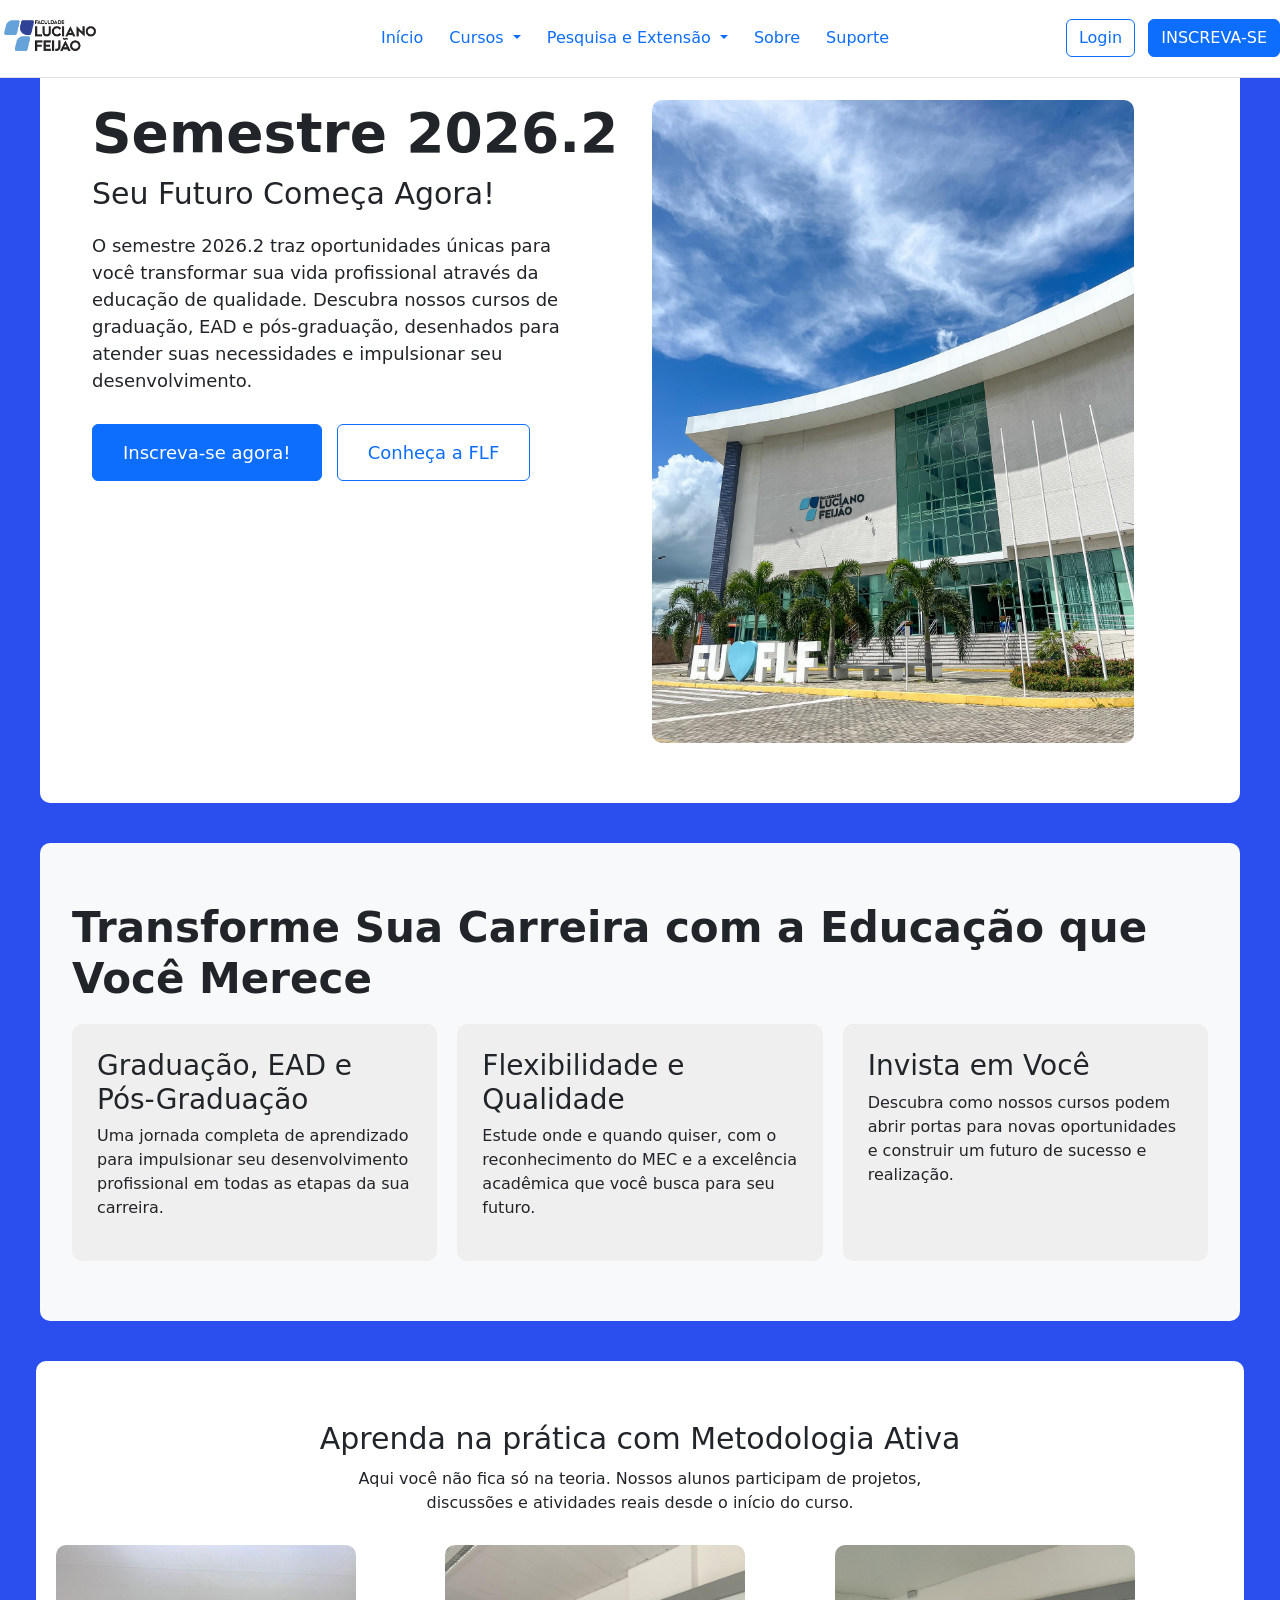
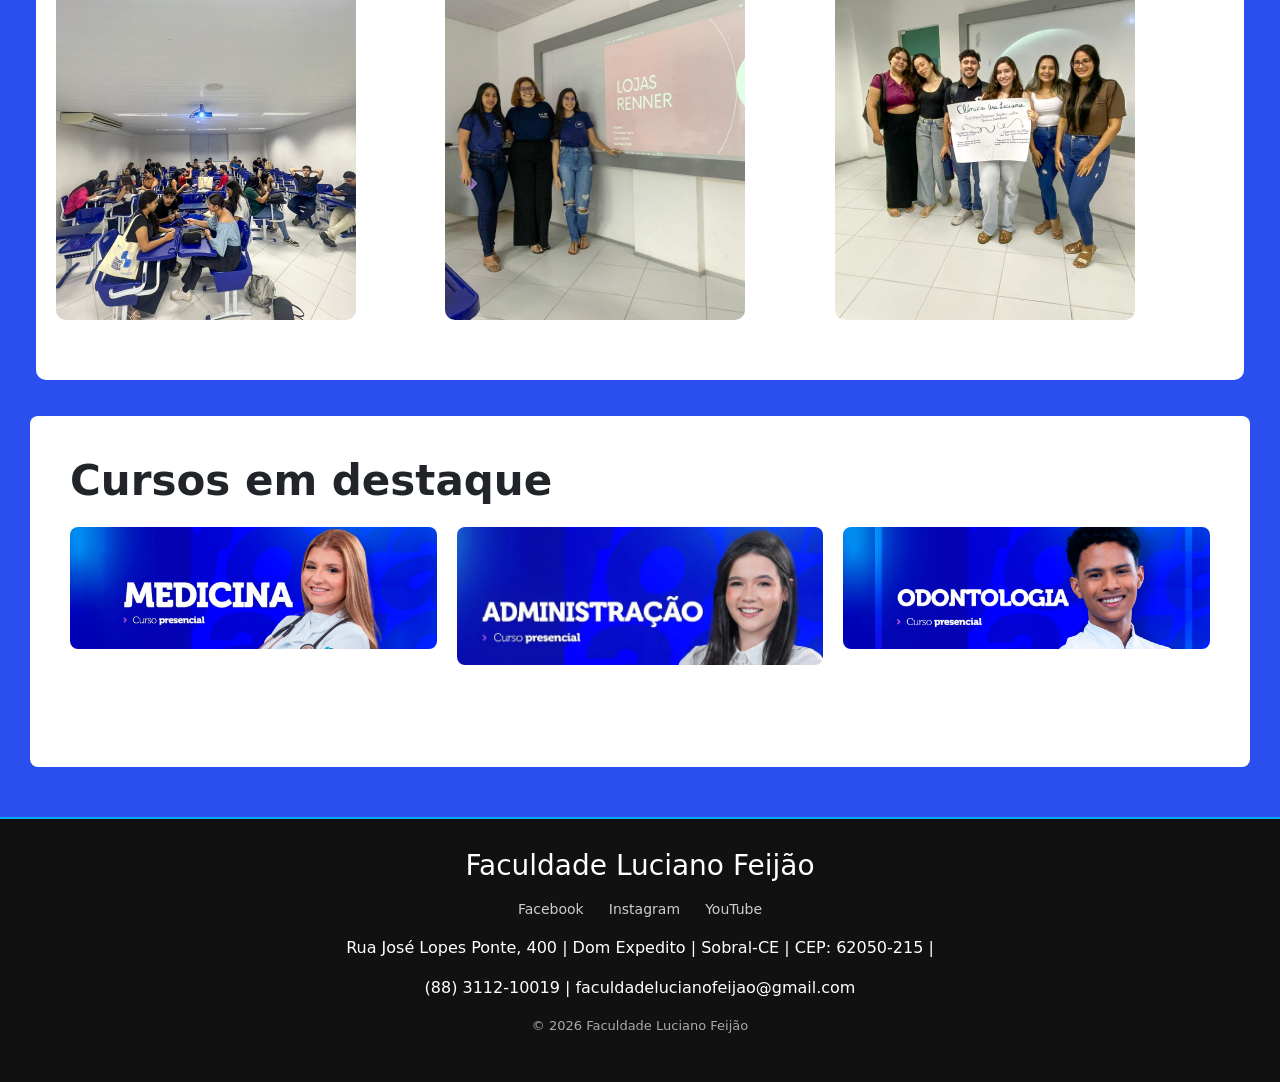
<file: index.html>
<!DOCTYPE html>
<html lang="pt-br">

<head>
    <meta charset="UTF-8">
    <meta name="viewport" content="width=device-width, initial-scale=1.0">
    <link rel="stylesheet" href="https://cdn.jsdelivr.net/npm/bootstrap@5.3.8/dist/css/bootstrap.min.css">

    <link rel="stylesheet" href="style.css">
    <title>Faculdade Luciano Feijão</title>
</head>


<body style="background-color: #2b4fef;">
    <script src="https://cdn.jsdelivr.net/npm/bootstrap@5.3.2/dist/js/bootstrap.bundle.min.js"> </script>
    <header
        class="d-flex flex-wrap align-items-center justify-content-center justify-content-md-between py-3 mb-4 border-bottom fixo"
        style="background-color: #FFFFFF;">
        <div class="col-md-3 mb-2 mb-md-0">
            <a href="/" class="d-inline-flex link-body-emphasis text-decoration-none">
                <img src="FLF/logo_lucifeijao.png" alt="Logo Oficial Faculdade Luciano Feijão" style="width: 100px;">

            </a>
        </div>
        <ul class="nav col-12 col-md-auto mb-2 justify-content-center mb-md-0">
            <li><a href="#" class="nav-link px-2 menu-item">Início</a></li>
            <li class="nav-item dropdown">
                <a href="#cursos" class="nav-link px-2 menu-item dropdown-toggle">
                    Cursos
                </a>

                <ul class="dropdown-menu">


                    <li><a class="dropdown-item" href="#presenciais">Graduação Presencial</a></li>
                    <li><a class="dropdown-item" href="#ead">Graduação Online</a></li>
                    <li><a class="dropdown-item" href="#">Pós Graduação</a></li>
                    <li><a class="dropdown-item" href="#">Diplomas</a></li>
                </ul>
            </li>

            <li class="nav-item dropdown">

                <a href="#" class="nav-link px-2 menu-item dropdown-toggle" data-bs-toggle="dropdown">
                    Pesquisa e Extensão
                </a>

                <ul class="dropdown-menu">
                    <li><a class="dropdown-item" href="#">Apresentação</a></li>
                    <li><a class="dropdown-item" href="#">Política Pesq. & Exten.</a></li>
                    <li><a class="dropdown-item" href="#">Certificados</a></li>
                    <li><a class="dropdown-item" href="#">Comitê Institucional</a></li>
                    <li><a class="dropdown-item" href="#">Editais - Pesquisa</a></li>
                    <li><a class="dropdown-item" href="#">NUPE</a></li>
                    <li><a class="dropdown-item" href="#">Encontros Acadêmicos</a></li>
                    <li><a class="dropdown-item" href="#">SEMIC</a></li>
                    <li><a class="dropdown-item" href="#">Formulários</a></li>
                    <li><a class="dropdown-item" href="#">PROIC</a></li>
                    <li><a class="dropdown-item" href="#">Regulamento e resoluções</a></li>
                    <li><a class="dropdown-item" href="#">Prestação de Serviços</a></li>
                </ul>

            </li>

            <li><a href="#" class="nav-link px-2 menu-item">Sobre</a></li>
            <li><a href="#" class="nav-link px-2  menu-item">Suporte</a></li>
        </ul>
        <div class="col-md-3 text-end">
            <button type="button" class="btn btn-outline-primary me-2">
                Login
            </button>
            <button type="button" class="btn btn-primary"> INSCREVA-SE</button>
        </div>
    </header>

    <main style="background-color: white;">
        <section class="hero" style="background-color: #FFFFFF;">
            <div class="container">
                <div class="row align-items-start">

                    <div class="col-md-6 hero-text">
                        <h1>Semestre 2026.2</h1>
                        <h2>Seu Futuro Começa Agora!</h2>

                        <p>
                             O semestre 2026.2 traz oportunidades
                            únicas para você transformar sua vida profissional através da educação de qualidade.
                            Descubra nossos cursos de graduação, EAD e pós-graduação, desenhados para atender suas
                            necessidades e impulsionar seu desenvolvimento.
                        </p>

                        <div class="hero-buttons">
                            <a href="#" class="btn btn-primary">Inscreva-se agora!</a>
                            <a href="https://www.youtube.com/watch?v=lRSw497AjJ0" class="btn btn-outline-primary">Conheça a FLF</a>
                        </div>
                    </div>

                    <div class="col-md-6 hero-img">
                        <img src="FLF/Nova pasta/fachadaluci.jpg" alt="Colação de grau" class="img-fluid">
                    </div>

                </div>
            </div>

    </main>

    <section class="infoCurso">
  <div class="container">
    
    <h1 class="titulo">
      Transforme Sua Carreira com a Educação que Você Merece
    </h1>

    <div class="cards">
      
      <div class="cardM">
        <h3>Graduação, EAD e Pós-Graduação</h3>
        <p>
          Uma jornada completa de aprendizado para impulsionar seu desenvolvimento profissional em todas as etapas da sua carreira.
        </p>
      </div>

      <div class="cardM">
        <h3>Flexibilidade e Qualidade</h3>
        <p>
          Estude onde e quando quiser, com o reconhecimento do MEC e a excelência acadêmica que você busca para seu futuro.
        </p>
      </div>

      <div class="cardM">
        <h3>Invista em Você</h3>
        <p>
          Descubra como nossos cursos podem abrir portas para novas oportunidades e construir um futuro de sucesso e realização.
        </p>
      </div>

    </div>
  </div>
</section>
<section class="metodologia">
  <h2>Aprenda na prática com Metodologia Ativa</h2>
  <p>
    Aqui você não fica só na teoria. Nossos alunos participam de projetos,
    discussões e atividades reais desde o início do curso.
  </p>

  <div class="galeria">
    <img src="FLF/Nova pasta/meto_ativa1.jpg" alt="Metodologia Ativa FLF">
    <img src="FLF/Nova pasta/meto_ativa2.jpg" alt="Metodologia Ativa FLF">
    <img src="FLF/Nova pasta/meto_ativa3.jpg" alt="Metodologia Ativa FLF">
    
  </div>
</section>
  <section class="container-cursos" style="background-color: #FFFFFF; margin: 30px; border-radius: 8px;">
  <h2 class="titulo">Cursos em destaque</h2>
  
  <div class="cards-wrapper">
    <div class="card">
      <div class="card-image">
        <img src="FLF/top-medicina1.jpg" alt="Curso de Medicina Destaque FLR">
      </div>
    </div>

    <div class="card">
      <div class="card-image">
        <img src="FLF/adm_Edição1.jpg" alt=" Curso de ADM Destaque FLF">
      </div>
    </div>

    <div class="card">
      <div class="card-image">
        <img src="FLF/otondo-new-top.jpg" alt="Curso de Odontologia Destaque FLF">
      </div>
    </div>
  </div>
</section>

<footer class="footer">

  <div class="footer-content">

    <h3>Faculdade Luciano Feijão</h3>

    <div class="footer-links">
      <a href="https://www.facebook.com/flfeijao">Facebook</a>
      <a href="https://www.instagram.com/flfeijao/">Instagram</a>
      <a href="https://www.youtube.com/channel/UCwIMJ6LjdGeur_em-2JbQ7w">YouTube</a>
    </div>

    <p>Rua José Lopes Ponte, 400 | Dom Expedito | Sobral-CE | CEP: 62050-215 |</p>
    <p> (88) 3112-10019 | faculdadelucianofeijao@gmail.com</p>

  </div>

  <p class="copy">© 2026 Faculdade Luciano Feijão</p>

</footer>


</body>


</html>
</file>
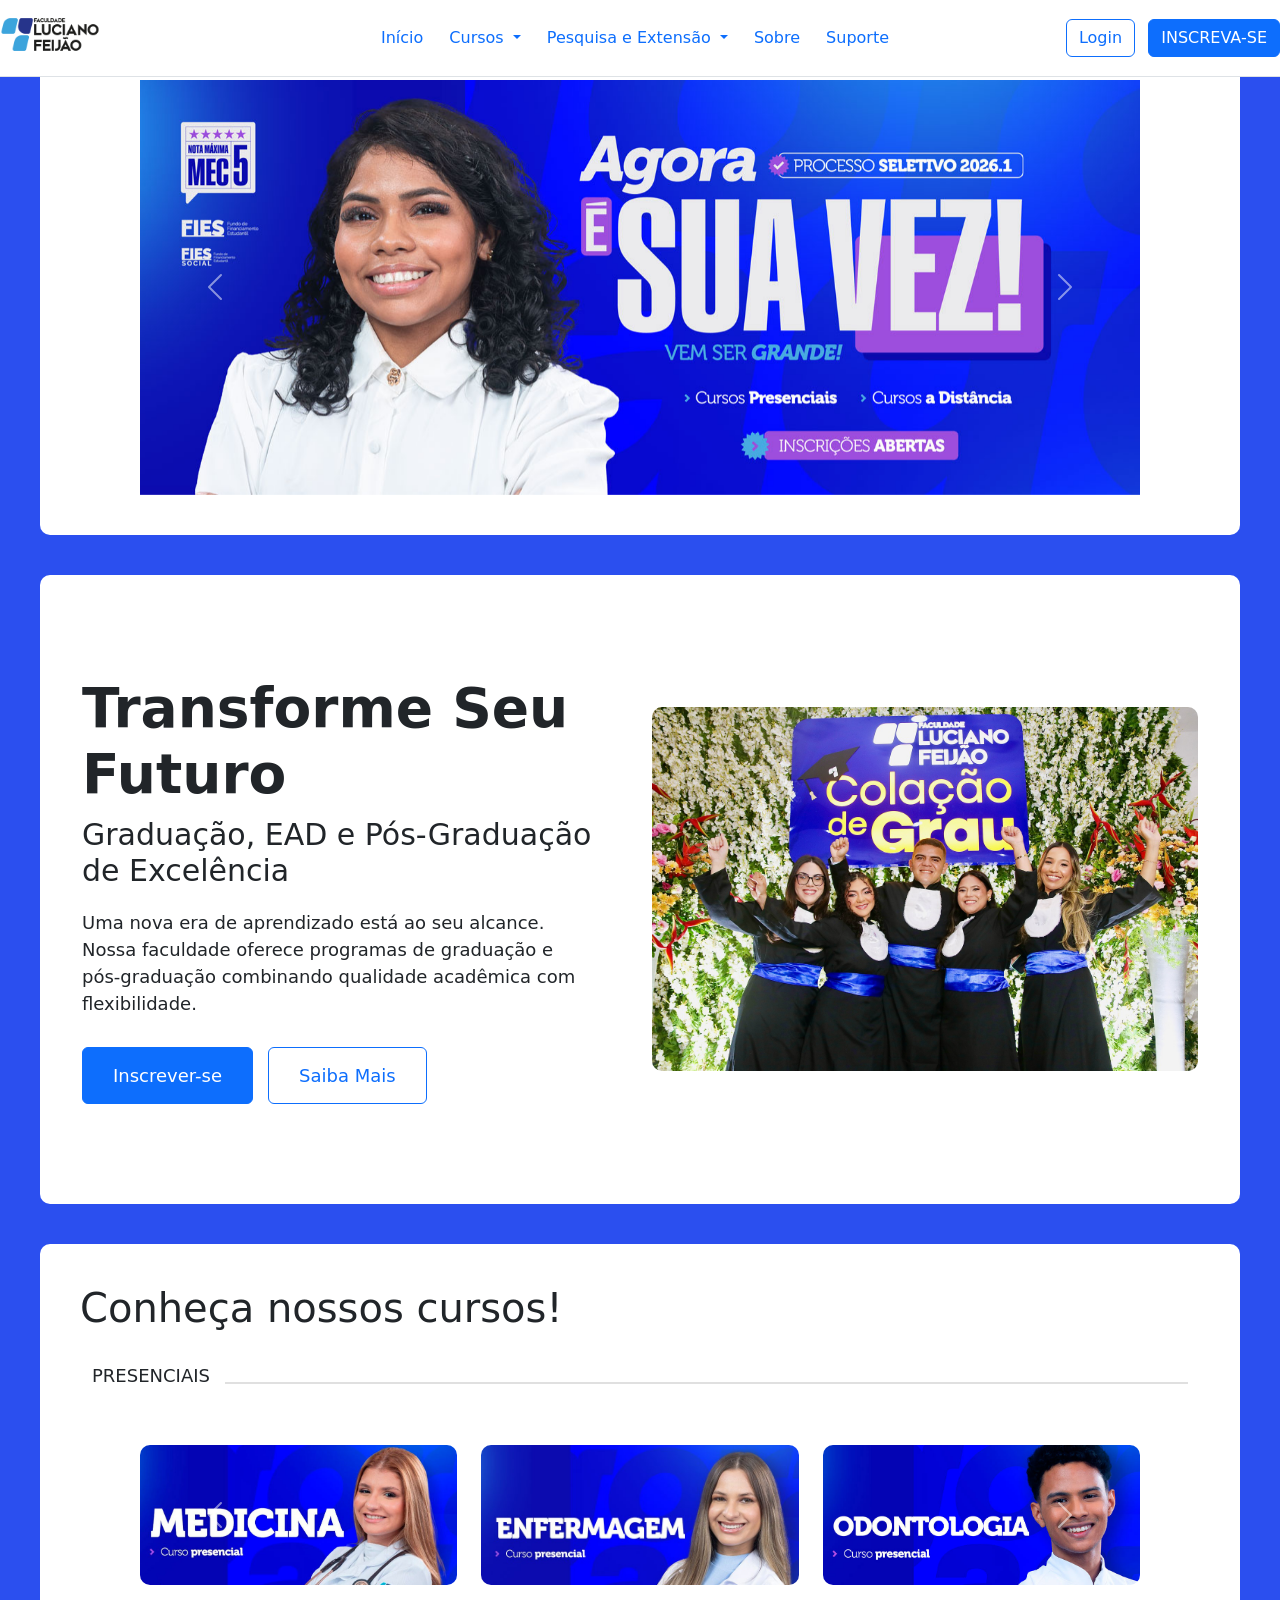
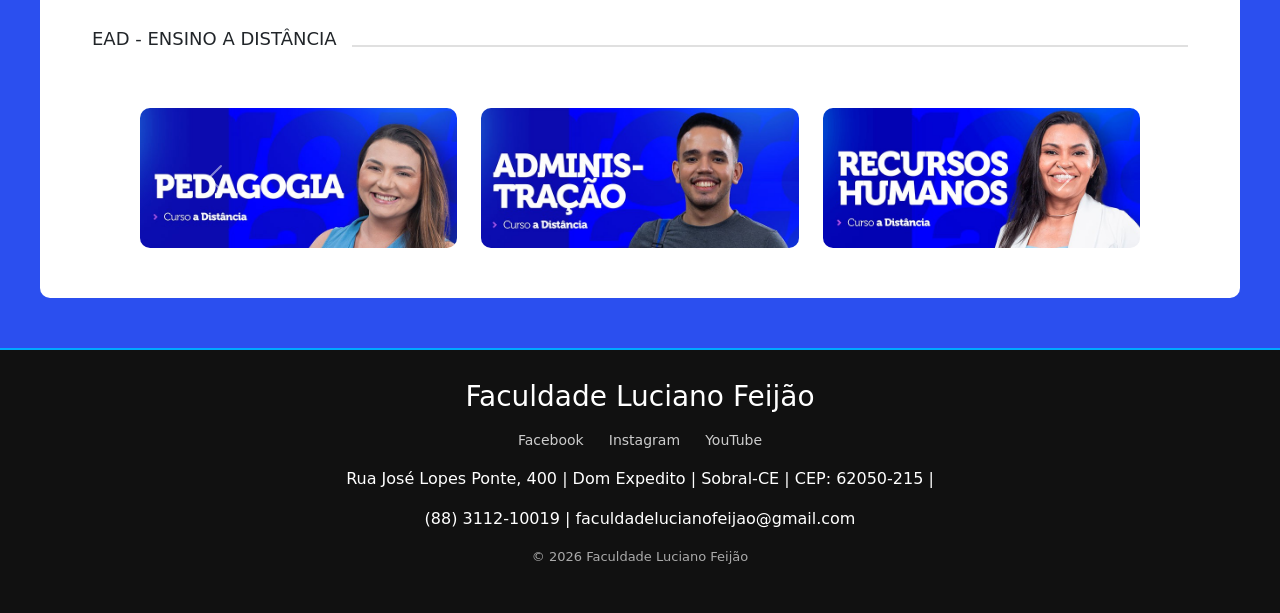
<file: index2.html>
<!DOCTYPE html>
<html lang="pt-br">

<head>
  <meta charset="UTF-8">
  <meta name="viewport" content="width=device-width, initial-scale=1.0">
  <link rel="stylesheet" href="https://cdn.jsdelivr.net/npm/bootstrap@5.3.8/dist/css/bootstrap.min.css">
  <link rel="stylesheet" href="style2.css">

  <title>Faculdade Luciano Feijão</title>
</head>

<body style="background-color: #2b4fef;">
  <script src="https://cdn.jsdelivr.net/npm/bootstrap@5.3.2/dist/js/bootstrap.bundle.min.js"></script>
  <header
    class="d-flex flex-wrap align-items-center justify-content-center justify-content-md-between py-3 mb-4 border-bottom fixo"
    style="background-color: #FFFFFF;">
    <div class="col-md-3 mb-2 mb-md-0">
      <a href="/" class="d-inline-flex link-body-emphasis text-decoration-none">
        <img src="FLF/Logo_topo_Site.png" alt="Logo Oficial Faculdade Luciano Feijão" style="width: 100px;">

      </a>
    </div>
    <ul class="nav col-12 col-md-auto mb-2 justify-content-center mb-md-0">
      <li><a href="#" class="nav-link px-2 menu-item">Início</a></li>
      <li class="nav-item dropdown">
        <a href="#cursos" class="nav-link px-2 menu-item dropdown-toggle">
          Cursos
        </a>

        <ul class="dropdown-menu">


          <li><a class="dropdown-item" href="#presenciais">Graduação Presencial</a></li>
          <li><a class="dropdown-item" href="#ead">Graduação Online</a></li>
          <li><a class="dropdown-item" href="#">Pós Graduação</a></li>
          <li><a class="dropdown-item" href="#">Diplomas</a></li>
        </ul>
      </li>

      <li class="nav-item dropdown">

        <a href="#" class="nav-link px-2 menu-item dropdown-toggle" data-bs-toggle="dropdown">
          Pesquisa e Extensão
        </a>

        <ul class="dropdown-menu">
          <li><a class="dropdown-item" href="#">Apresentação</a></li>
          <li><a class="dropdown-item" href="#">Política Pesq. & Exten.</a></li>
          <li><a class="dropdown-item" href="#">Certificados</a></li>
          <li><a class="dropdown-item" href="#">Comitê Institucional</a></li>
          <li><a class="dropdown-item" href="#">Editais - Pesquisa</a></li>
          <li><a class="dropdown-item" href="#">NUPE</a></li>
          <li><a class="dropdown-item" href="#">Encontros Acadêmicos</a></li>
          <li><a class="dropdown-item" href="#">SEMIC</a></li>
          <li><a class="dropdown-item" href="#">Formulários</a></li>
          <li><a class="dropdown-item" href="#">PROIC</a></li>
          <li><a class="dropdown-item" href="#">Regulamento e resoluções</a></li>
          <li><a class="dropdown-item" href="#">Prestação de Serviços</a></li>
        </ul>

      </li>

      <li><a href="#" class="nav-link px-2 menu-item">Sobre</a></li>
      <li><a href="#" class="nav-link px-2  menu-item">Suporte</a></li>
    </ul>
    <div class="col-md-3 text-end">
      <button type="button" class="btn btn-outline-primary me-2">
        Login
      </button>
      <button type="button" class="btn btn-primary"> INSCREVA-SE</button>
    </div>
  </header>

 <!----> <main style="background-color: white;">

    <div id="carouselExampleAutoplaying" class="carousel slide" data-bs-ride="carousel">
      <div class="carousel-inner">
        <div class="carousel-item active">
          <img src="FLF/cursosadistancia_c.jpg" class="d-block w-100" alt="Processo seletivo FLF">
        </div>
        <div class="carousel-item">
          <img src="FLF/educC.jpg" class="d-block w-100" alt="EDUC FLF">
        </div>
        <div class="carousel-item">
          <img src="FLF/flf_connectC.jpg" class="d-block w-100" alt="FLF Connect">
        </div>
      </div>
      <button class="carousel-control-prev" type="button" data-bs-target="#carouselExampleAutoplaying"
        data-bs-slide="prev">
        <span class="carousel-control-prev-icon" aria-hidden="true"></span>
        <span class="visually-hidden">Previous</span>
      </button>
      <button class="carousel-control-next" type="button" data-bs-target="#carouselExampleAutoplaying"
        data-bs-slide="next">
        <span class="carousel-control-next-icon" aria-hidden="true"></span>
        <span class="visually-hidden">Next</span>
      </button>
    </div>
  </main>
  <!--Texto sobre FLF-->
  <section class="hero" style="background-color: #FFFFFF;">
    <div class="container">
      <div class="row align-items-center">

        <div class="col-md-6 hero-text">
          <h1>Transforme Seu Futuro</h1>
          <h2>Graduação, EAD e Pós-Graduação de Excelência</h2>

          <p>
            Uma nova era de aprendizado está ao seu alcance. Nossa faculdade oferece
            programas de graduação e pós-graduação combinando qualidade acadêmica
            com flexibilidade.
          </p>

          <div class="hero-buttons">
            <a href="#" class="btn btn-primary">Inscrever-se</a>
            <a href="#" class="btn btn-outline-primary">Saiba Mais</a>
          </div>
        </div>

        <div class="col-md-6 hero-img">
          <img src="FLF/Colação_Grau.jpg" alt="Colação de grau" class="img-fluid">
        </div>

      </div>
    </div>


  </section>

  <!--Apresentação dos cursos-->
  <section style="background-color: #FFFFFF;">

    <h1 id="cursos" class="titulo"> Conheça nossos cursos!</h1>
    <div class="container cursos">
      <div class="presenciais">
        <p id="presencial" class="titulo-seção ">PRESENCIAIS</p>
        <div class="linha"></div>

      </div>




      <!--Carrosel de cursos PRESENCIAIS-->

      <div id="carouselCursos" class="carousel slide" data-bs-ride="carousel">

        <div class="carousel-inner">

          <div class="carousel-item active">

            <div class="row">

              <div class="col-md-4">
                <img src="FLF/top-medicina1.jpg" class="curso-img">
              </div>

              <div class="col-md-4">
                <img src="FLF/enfermagem.jpg" class="curso-img">
              </div>

              <div class="col-md-4">
                <img src="FLF/otondo-new-top.jpg" class="curso-img">
              </div>

            </div>
          </div>

          <div class="carousel-item">
            <div class="row">

              <div class="col-md-4">
                <img src="FLF/engenharia2.jpg" class="curso-img">
              </div>

              <div class="col-md-4">
                <img src="FLF/direito1.jpg" class="curso-img">
              </div>
              <div class="col-md-4">
                <img src="FLF/psicologia1.jpg" class="curso-img">
              </div>



            </div>
          </div>

          <div class="carousel-item">
            <div class="row">
              <div class="col-md-4">

                <img src="FLF/adm_Edição2.jpg" class="curso-img">
              </div>

              <div class="col-md-4">
                <img src="FLF/arquitetura3.jpg" class="curso-img arqui">
              </div>

            </div>
          </div>

        </div>

        <button class="carousel-control-prev" type="button" data-bs-target="#carouselCursos" data-bs-slide="prev">
          <span class="carousel-control-prev-icon"></span>
        </button>

        <button class="carousel-control-next" type="button" data-bs-target="#carouselCursos" data-bs-slide="next">
          <span class="carousel-control-next-icon"></span>
        </button>

      </div>

      <!--Cursos EAD-->

      <div class="presenciais blocos-cursos">
        <p id="ead" class="titulo-seção"> EAD - ENSINO A DISTÂNCIA </p>
        <div class="linha"> </div>
      </div>

      <!--Carrossel de cursos EAD-->

      <div id="carouselEAD" class="carousel slide">

        <div class="carousel-inner">

          <!-- página 1 -->
          <div class="carousel-item active">
            <div class="row">
              <div class="col-md-4"><img src="FLF/pedagogia- EAD.jpg" class="curso-img"></div>
              <div class="col-md-4"><img src="FLF/administracao-EAD.jpg" class="curso-img"></div>
              <div class="col-md-4"><img src="FLF/recursoshumanos - EAD.jpg" class="curso-img"></div>
            </div>
          </div>

          <!-- página 2 -->
          <div class="carousel-item">
            <div class="row">
              <div class="col-md-4">
                <img src="FLF/servicosocial- EAD.jpg" class="curso-img">
              </div>
              <div class="col-md-4">
                <img src="FLF/educacaofisica-EAD.jpg" class="curso-img">
              </div>
            </div>
          </div>

        </div>

        <button class="carousel-control-prev" type="button" data-bs-target="#carouselEAD" data-bs-slide="prev">
          <span class="carousel-control-prev-icon"></span>
        </button>

        <button class="carousel-control-next" type="button" data-bs-target="#carouselEAD" data-bs-slide="next">
          <span class="carousel-control-next-icon"></span>
        </button>

      </div>
    </div>
    </div>

  </section>

 <footer class="footer">

  <div class="footer-content">

    <h3>Faculdade Luciano Feijão</h3>

    <div class="footer-links">
      <a href="https://www.facebook.com/flfeijao">Facebook</a>
      <a href="https://www.instagram.com/flfeijao/">Instagram</a>
      <a href="https://www.youtube.com/channel/UCwIMJ6LjdGeur_em-2JbQ7w">YouTube</a>
    </div>

    <p>Rua José Lopes Ponte, 400 | Dom Expedito | Sobral-CE | CEP: 62050-215 |</p>
    <p> (88) 3112-10019 | faculdadelucianofeijao@gmail.com</p>

  </div>

  <p class="copy">© 2026 Faculdade Luciano Feijão</p>

</footer>
</body>

</html>
</file>
<file: style.css>
/* Cabeçalho */

header{
    position: fixed;
    top: 0;
    width: 100%;
    z-index: 1000;

}
.menu-item {
  padding: 6px 10px;
  border-radius: 5px;
  transition: all 0.3s ease;
  margin-right: 10px;
  position: relative;
  overflow: hidden;
}

.menu-item:hover {
  background-color: #0d6efd;
  color: white !important;
}

.dropdown:hover .dropdown-menu {
  display: block;
}

.dropdown-submenu {
  position: relative;
}

.dropdown-submenu .submenu {
  display: none;
  position: relative;
  left: 100%;
  top: 0;
}

.dropdown-submenu:hover .submenu {
  display: block;
}


main{
    padding: 40px 20px;
     margin: 40px;
    padding: 40px;
    border-top: 20px;
    border-radius: 10px;
    
}

section{
    
    padding: 40px;
    border-top: 20px;
    border-radius: 10px;
     margin-bottom: 0px;
 }

*/* {
  outline: 1px solid red;
}*/
 
.hero{
    padding:20px 0;

    background:#f8f9fa;
}

.hero-text h1{
    font-size:55px;
    font-weight:700;
}

.hero-text h2{
    font-size:30px;
    margin-top:10px;
}

.hero-text p{
    font-size:18px;
    margin-top:20px;
    max-width:500px;
}

.hero-buttons{
    margin-top:30px;
}

.hero-buttons .btn{
    padding:14px 30px;
    font-size:18px;
    margin-right:10px;
}

.hero-img img{
    width:90%;
    max-width:500px;
    border-radius:10px;
}

/* Inf. dos cursos */

.infoCurso {
    margin: 40px;
  background: #f8f9fa;
  padding: 60px 20px;
}

.titulo {
  font-size: 42px;
  font-weight: 700;
  margin-bottom: 20px;
}

.container {
  max-width: 1200px;
  margin: auto;
}

/* CARDS */
.cards {
  display: flex;
  gap: 20px;
  flex-wrap: wrap;
  
}

.cardM {
  background-color: #efefef;
  padding: 25px;
  border-radius: 10px;
  flex: 1;
  min-width: 280px;
}

.card h3 {
    text-align: center;
  font-size: 22px;
  margin-bottom: 15px;
}

.card p {
   
  font-size: 16px;
  line-height: 1.5;
}
.metodologia {
    margin: 36px;
  text-align: center;
  padding: 60px 20px;
  background-color: #fff;
}

.metodologia h2 {
  font-size: 30px;
  margin-bottom: 10px;
}

.metodologia p {
  max-width: 600px;
  margin: 0 auto 30px;
}

.galeria {
  display: grid;
  grid-template-columns: repeat(auto-fit, minmax(200px, 1fr));
  
}

.galeria img {
  width: 300px;
  border-radius: 10px;
  object-fit: cover;
  
  
  height: auto;

}

.cards-wrapper {
  display: flex;
  flex-direction: row; 
  justify-content: center;
  gap: 20px;
  width: 100%;
}


.card {
  width: 300px;  
  height: 200px; 
  background-color: white;
  border-radius: 12px;
   padding: 25px;
  border-radius: 10px;
  flex: 1;
  min-width: 280px;
  display: flex;
  padding: 0 ;
  display: block;
  border: none;
}

.card img {
    border-radius: 8px;
  width: 100%;
  height: 100%;
  object-fit: cover; 
  
}

.footer{
    background:#111;
    color:#fff;
    text-align:center;
    padding:30px 20px;
    margin-top:50px;
    border-top: 2px solid #00aaff;
}

.footer-content h3{
    margin-bottom:10px;
}

.footer-links{
    margin:15px 0;
}

.footer-links a{
    color:#ccc;
    text-decoration:none;
    margin:0 10px;
    font-size:14px;
}

.footer-links a:hover{
    color:#fff;
}

.copy{
    margin-top:15px;
    font-size:13px;
    color:#aaa;
}
</file>
<file: style2.css>
header{
    position: fixed;
    top: 0;
    width: 100%;
    z-index: 1000;

}
.menu-item {
  padding: 6px 10px;
  border-radius: 5px;
  transition: all 0.3s ease;
  margin-right: 10px;
  position: relative;
  overflow: hidden;
}




.menu-item:hover {
  background-color: #0d6efd;
  color: white !important;
}

.dropdown:hover .dropdown-menu {
  display: block;
}

.dropdown-submenu {
  position: relative;
}

.dropdown-submenu .submenu {
  display: none;
  position: relative;
  left: 100%;
  top: 0;
}

.dropdown-submenu:hover .submenu {
  display: block;
}

/* Carrosel */
main{
    margin: 40px;
    padding: 40px;
    border-top: 20px;
    border-radius: 10px;
}

/* Principal, começo da página */
 section{
    margin: 40px;
    padding: 40px;
    border-top: 20px;
    border-radius: 10px;
 }

.hero{
    padding:100px 0;
    background:#f8f9fa;
}

.hero-text h1{
    font-size:55px;
    font-weight:700;
}

.hero-text h2{
    font-size:30px;
    margin-top:10px;
}

.hero-text p{
    font-size:18px;
    margin-top:20px;
    max-width:500px;
}

.hero-buttons{
    margin-top:30px;
}

.hero-buttons .btn{
    padding:14px 30px;
    font-size:18px;
    margin-right:10px;
}

.hero-img img{
    width:100%;
    max-width:550px;
    border-radius:10px;
}



/* Cursos*/

/* Presenciais */
.presenciais{
    display: flex;
    align-items: center;
    gap: 15px;
    margin: 30px 0;
}

.presenciais p{
    font-size: 18px;
    font-weight: 500;
    text-transform: uppercase;
    
}

.linha{
    flex: 1;
    height: 2px;
    background: #e0e0e0;
}

#carouselCursos{
    max-width: 1000px;
    margin: auto;
}
.carousel-item .row{
    min-height: 160px;
    align-items: center;
}
.curso-img{
    width:100%;
    height:160px;
    object-fit:cover;
    object-position:center;
    border-radius:8px;
     width:100%;
    height:140px;
    justify-content: center;
    align-items: center;
    width: 100%;
  border-radius: 10px;
}
   
.titulo-secao {
  max-width: 800px;   /* mesma largura dos cards */
  margin: 40px auto 20px auto; /* centraliza */
  font-weight: bold;
}

.bloco-cursos{ max-width: 900px;
  margin: 0 auto;}
.arqui{
    
    object-position: left;
object-position: left top;
object-position: 20% center;


}
.carousel{
    max-width: 1000px;
    margin: auto;
    
}

.footer{
    background:#111;
    color:#fff;
    text-align:center;
    padding:30px 20px;
    margin-top:50px;
    border-top: 2px solid #00aaff;
}

.footer-content h3{
    margin-bottom:10px;
}

.footer-links{
    margin:15px 0;
}

.footer-links a{
    color:#ccc;
    text-decoration:none;
    margin:0 10px;
    font-size:14px;
}

.footer-links a:hover{
    color:#fff;
}

.copy{
    margin-top:15px;
    font-size:13px;
    color:#aaa;
}
</file>
